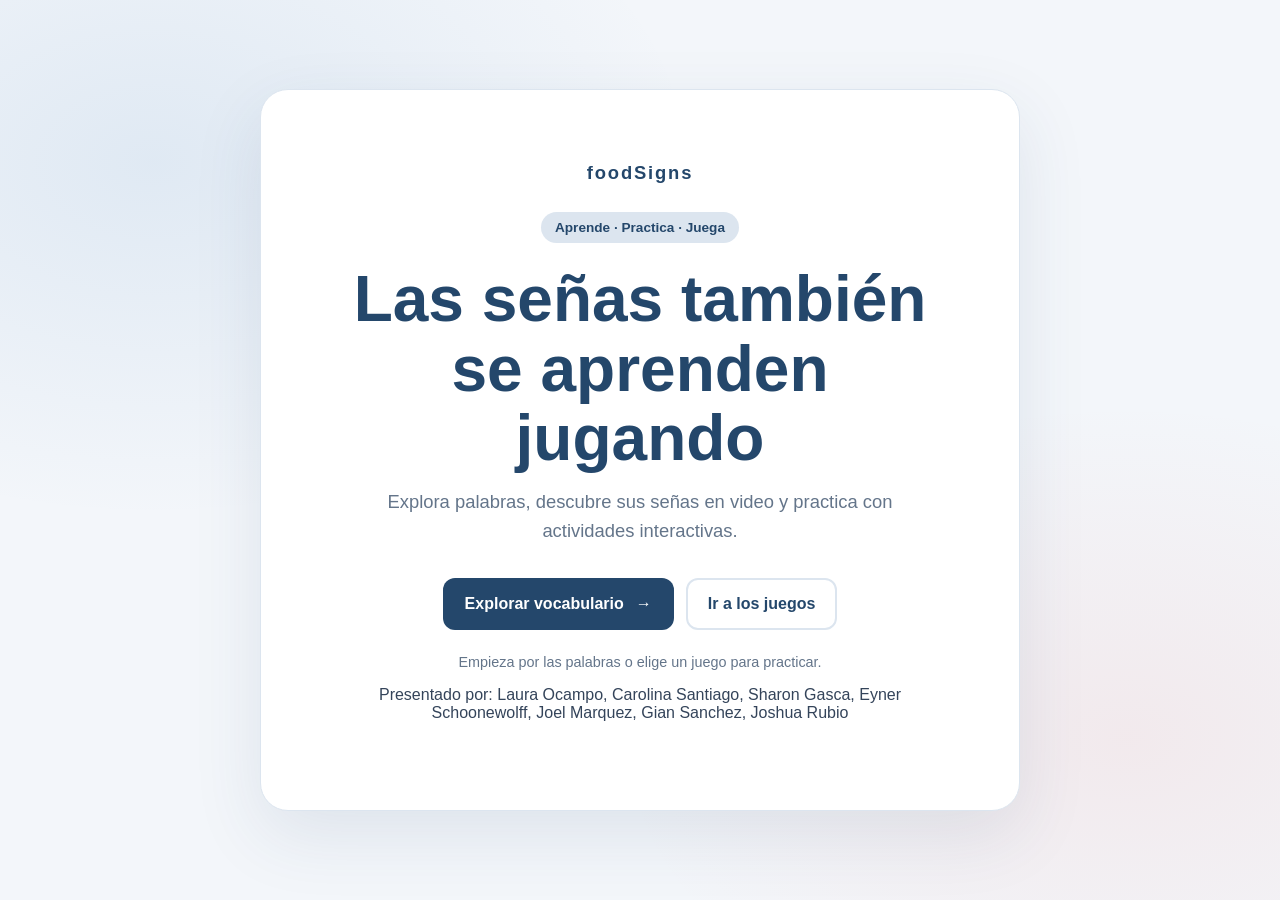
<file: index.html>
<!DOCTYPE html>
<html lang="es">
<head>
    <meta charset="UTF-8">
    <meta name="viewport" content="width=device-width, initial-scale=1.0">
    <meta name="theme-color" content="#F3F6FA">
    <title>foodSigns | Aprende señas jugando</title>
    <link rel="stylesheet" href="assets/css/styleInicio.css">
</head>
<body>
    <main class="home">
        <section class="welcome" aria-labelledby="welcome-title">
            <p class="welcome__brand">foodSigns</p>
            <span class="welcome__badge">Aprende · Practica · Juega</span>
            <h1 id="welcome-title">Las señas también se aprenden jugando</h1>
            <p class="welcome__description">
                Explora palabras, descubre sus señas en video y practica con actividades interactivas.
            </p>
            <nav class="welcome__actions" aria-label="Explorar foodSigns">
                <a class="welcome__button welcome__button--primary" href="pages/vocabulario.html">
                    Explorar vocabulario
                    <span aria-hidden="true">→</span>
                </a>
                <a class="welcome__button welcome__button--secondary" href="pages/menu.html">
                    Ir a los juegos
                </a>
            </nav>
            <p class="welcome__hint">Empieza por las palabras o elige un juego para practicar.</p>
            <p class="welcome__note"> Presentado por: Laura Ocampo, Carolina Santiago, Sharon Gasca, Eyner Schoonewolff, Joel Marquez, Gian Sanchez, Joshua Rubio</p>
        </section>
    </main>
</body>
</html>
</file>
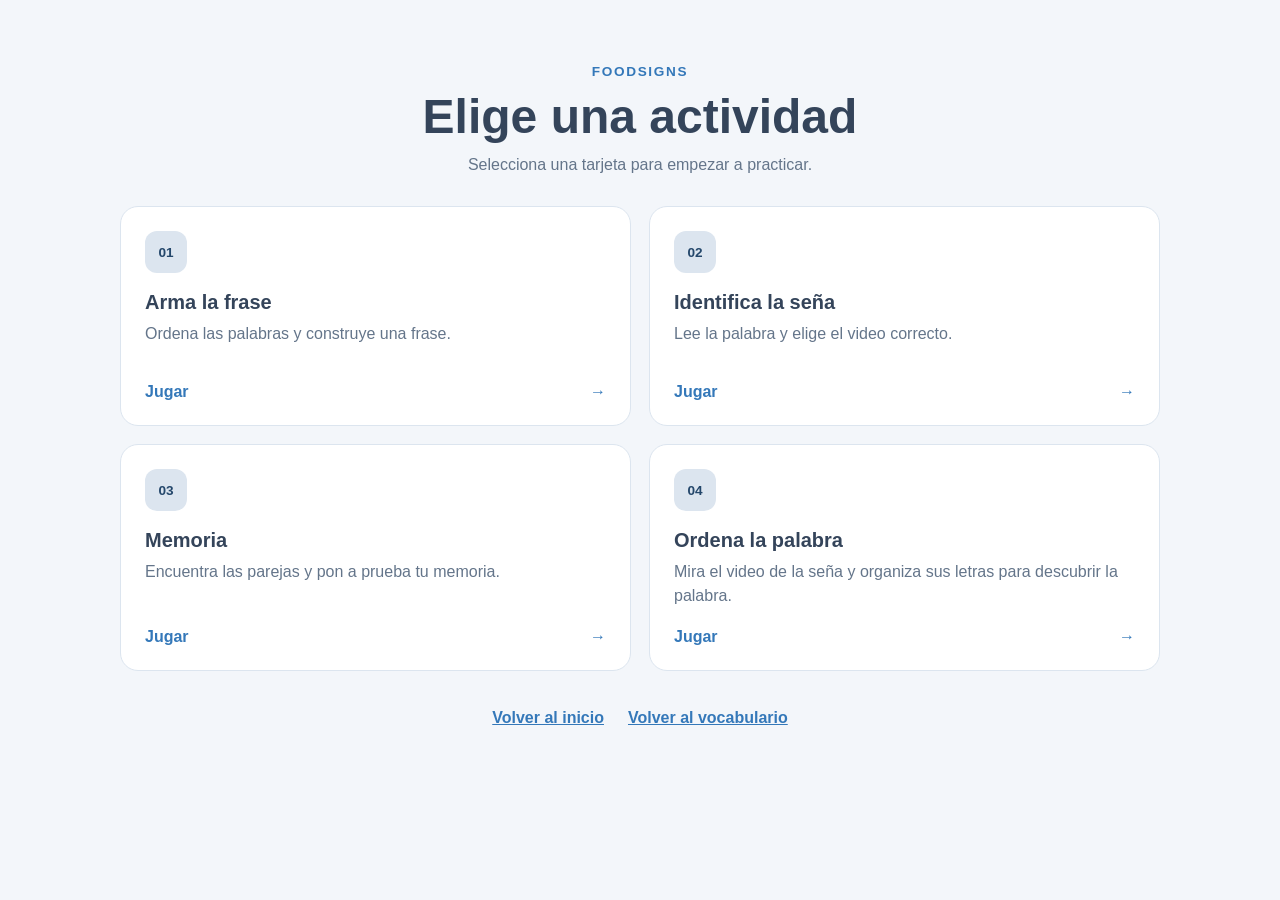
<file: pages/menu.html>
<!DOCTYPE html>
<html lang="es">
<head>
    <meta charset="UTF-8">
    <meta name="viewport" content="width=device-width, initial-scale=1.0">
    <title>Menú | foodSigns</title>
    <link rel="stylesheet" href="../assets/css/styleMenu.css">
</head>
<body>
    <main class="menu">
        <header class="menu__header">
            <p class="menu__eyebrow">foodSigns</p>
            <h1>Elige una actividad</h1>
            <p>Selecciona una tarjeta para empezar a practicar.</p>
        </header>

        <nav class="activity-grid" aria-label="Actividades">
            <a class="activity-card" href="juegos/armaFrase.html">
                <span class="activity-card__number" aria-hidden="true">01</span>
                <h2>Arma la frase</h2>
                <p>Ordena las palabras y construye una frase.</p>
                <span class="activity-card__action">Jugar <span aria-hidden="true">→</span></span>
            </a>
            <a class="activity-card" href="juegos/identificarSena.html">
                <span class="activity-card__number" aria-hidden="true">02</span>
                <h2>Identifica la seña</h2>
                <p>Lee la palabra y elige el video correcto.</p>
                <span class="activity-card__action">Jugar <span aria-hidden="true">→</span></span>
            </a>
            <a class="activity-card" href="juegos/memoria.html">
                <span class="activity-card__number" aria-hidden="true">03</span>
                <h2>Memoria</h2>
                <p>Encuentra las parejas y pon a prueba tu memoria.</p>
                <span class="activity-card__action">Jugar <span aria-hidden="true">→</span></span>
            </a>
            <a class="activity-card" href="juegos/ordenarPalabra.html">
                <span class="activity-card__number" aria-hidden="true">04</span>
                <h2>Ordena la palabra</h2>
                <p>Mira el video de la seña y organiza sus letras para descubrir la palabra.</p>
                <span class="activity-card__action">Jugar <span aria-hidden="true">→</span></span>
            </a>
        </nav>

        <footer class="menu__footer">
            <a class="menu__back-link" href="../index.html">Volver al inicio</a>
            <a class="menu__back-link" href="vocabulario.html">Volver al vocabulario</a>
        </footer>
    </main>
</body>
</html>
</file>
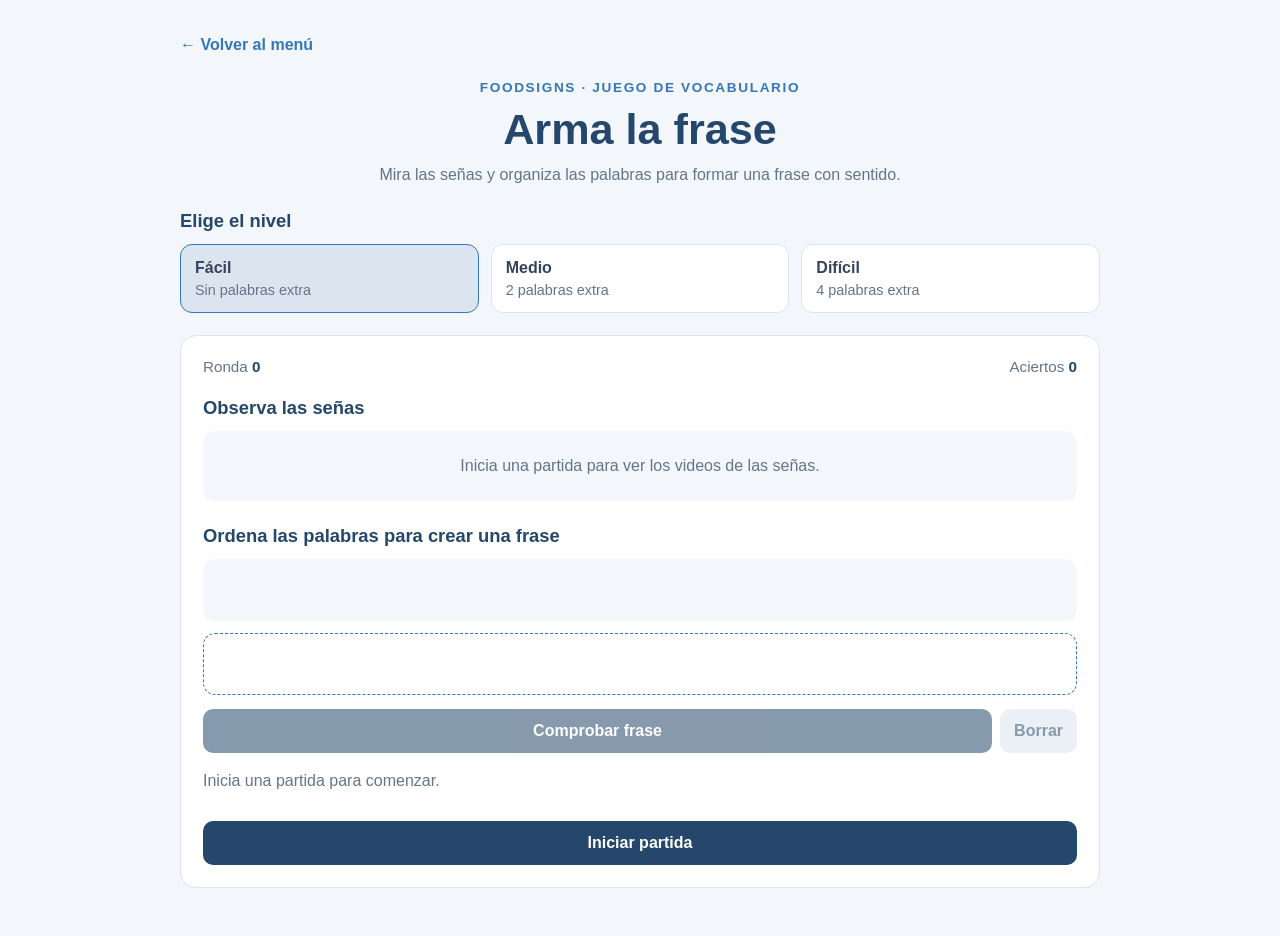
<file: pages/juegos/armaFrase.html>
<!DOCTYPE html>
<html lang="es">
<head>
    <meta charset="UTF-8">
    <meta name="viewport" content="width=device-width, initial-scale=1.0">
    <title>Arma la frase | foodSigns</title>
    <link rel="stylesheet" href="../../assets/css/styleArmaFrase.css?v=2">
    <script src="../../assets/js/vocabularyData.js" defer></script>
    <script src="../../assets/js/armaFrase.js?v=2" defer></script>
</head>
<body>
    <main class="game">
        <header class="game__header">
            <a class="game__back" href="../menu.html">← Volver al menú</a>
            <p class="game__eyebrow">foodSigns · Juego de vocabulario</p>
            <h1>Arma la frase</h1>
            <p>Mira las señas y organiza las palabras para formar una frase con sentido.</p>
        </header>

        <section class="difficulty" aria-labelledby="difficulty-title">
            <h2 id="difficulty-title">Elige el nivel</h2>
            <div class="difficulty__options">
                <button class="difficulty__option is-selected" type="button" data-level="facil" aria-pressed="true">
                    <strong>Fácil</strong>
                    <span>Sin palabras extra</span>
                </button>
                <button class="difficulty__option" type="button" data-level="medio" aria-pressed="false">
                    <strong>Medio</strong>
                    <span>2 palabras extra</span>
                </button>
                <button class="difficulty__option" type="button" data-level="dificil" aria-pressed="false">
                    <strong>Difícil</strong>
                    <span>4 palabras extra</span>
                </button>
            </div>
        </section>

        <section class="round" aria-label="Ronda actual">
            <div class="round__game-panel">
                <div class="round__stats">
                    <span>Ronda <strong id="round-number">0</strong></span>
                    <span>Aciertos <strong id="score">0</strong></span>
                </div>
                <h2>Observa las señas</h2>
                <p id="video-placeholder" class="round__placeholder">
                    Inicia una partida para ver los videos de las señas.
                </p>
                <div id="sign-videos" class="sign-videos" aria-label="Videos de las señas"></div>
                <h2 class="round__instruction">Ordena las palabras para crear una frase</h2>
                <div id="answer-slots" class="answer-slots" role="group" aria-label="Frase que estás formando"></div>
                <div id="word-bank" class="word-bank" aria-label="Palabras disponibles"></div>
                <div class="round__actions">
                    <button id="check-answer" class="game__check" type="button" disabled>Comprobar frase</button>
                    <button id="clear-answer" class="game__clear" type="button" disabled>Borrar</button>
                </div>
                <p id="game-message" class="game__message" role="status" aria-live="polite">
                    Inicia una partida para comenzar.
                </p>
                <button id="new-game" class="game__start" type="button">Iniciar partida</button>
                <button id="next-round" class="game__next" type="button" hidden>Siguiente frase</button>
            </div>
        </section>
    </main>
</body>
</html>
</file>
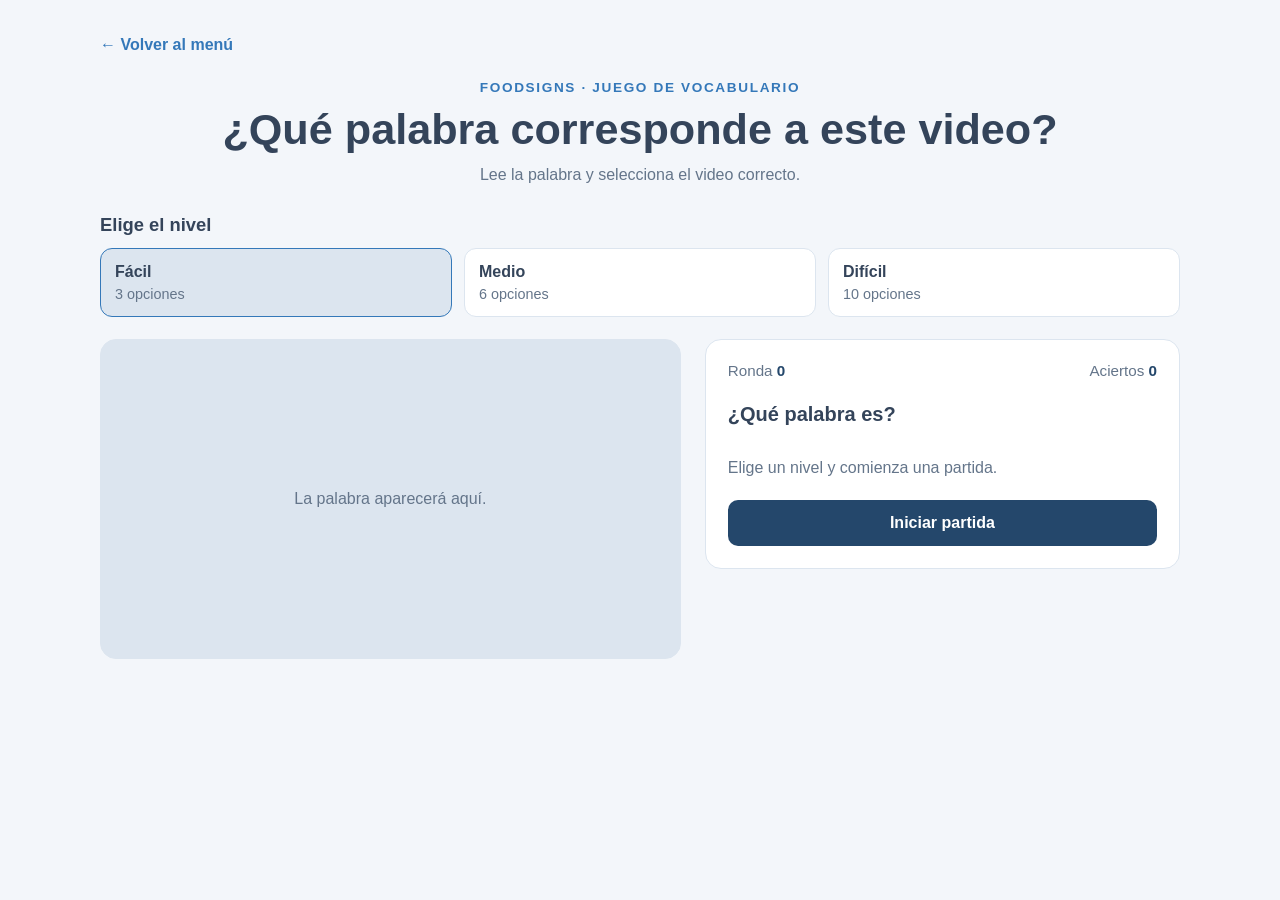
<file: pages/juegos/identificarSena.html>
<!DOCTYPE html>
<html lang="es">
<head>
    <meta charset="UTF-8">
    <meta name="viewport" content="width=device-width, initial-scale=1.0">
    <title>Identifica la seña | foodSigns</title>
    <link rel="stylesheet" href="../../assets/css/styleIdentificarSena.css">
    <script src="../../assets/js/vocabularyData.js" defer></script>
    <script src="../../assets/js/identificarSena.js?v=2" defer></script>
</head>
<body>
    <main class="game">
        <header class="game__header">
            <a class="game__back" href="../menu.html">← Volver al menú</a>
            <p class="game__eyebrow">foodSigns · Juego de vocabulario</p>
            <h1>¿Qué palabra corresponde a este video?</h1>
            <p>Lee la palabra y selecciona el video correcto.</p>
        </header>

        <section class="difficulty" aria-labelledby="difficulty-title">
            <h2 id="difficulty-title">Elige el nivel</h2>
            <div class="difficulty__options">
                <button class="difficulty__option is-selected" type="button" data-level="facil" aria-pressed="true">
                    <strong>Fácil</strong>
                    <span>3 opciones</span>
                </button>
                <button class="difficulty__option" type="button" data-level="medio" aria-pressed="false">
                    <strong>Medio</strong>
                    <span>6 opciones</span>
                </button>
                <button class="difficulty__option" type="button" data-level="dificil" aria-pressed="false">
                    <strong>Difícil</strong>
                    <span>10 opciones</span>
                </button>
            </div>
        </section>

        <section class="round" aria-label="Ronda actual">
            <div class="round__video-panel">
                <video id="sign-video" controls preload="metadata" playsinline aria-label="Video de la seña"></video>
                <p id="video-placeholder" class="round__placeholder">La palabra aparecerá aquí.</p>
            </div>
            <div class="round__answers">
                <div class="round__stats">
                    <span>Ronda <strong id="round-number">0</strong></span>
                    <span>Aciertos <strong id="score">0</strong></span>
                </div>
                <h2>¿Qué palabra es?</h2>
                <div id="answer-options" class="answer-options"></div>
                <p id="game-message" class="game__message" role="status" aria-live="polite">
                    Elige un nivel y comienza una partida.
                </p>
                <button id="new-game" class="game__start" type="button">Iniciar partida</button>
                <button id="next-round" class="game__next" type="button" hidden>Siguiente seña</button>
            </div>
        </section>
    </main>
</body>
</html>
</file>
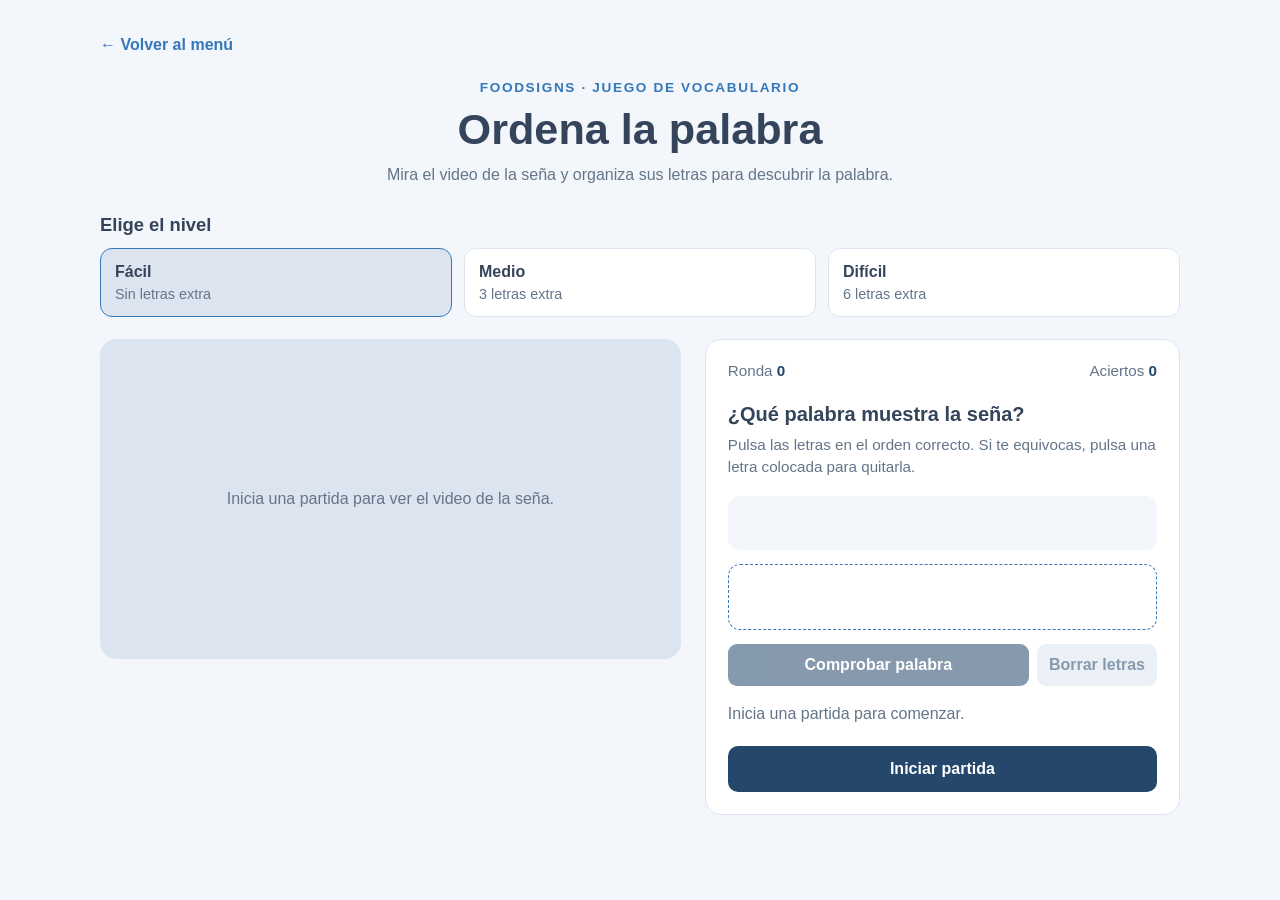
<file: pages/juegos/ordenarPalabra.html>
<!DOCTYPE html>
<html lang="es">
<head>
    <meta charset="UTF-8">
    <meta name="viewport" content="width=device-width, initial-scale=1.0">
    <title>Ordena la palabra | foodSigns</title>
    <link rel="stylesheet" href="../../assets/css/styleOrdenarPalabra.css?v=2">
    <script src="../../assets/js/vocabularyData.js" defer></script>
    <script src="../../assets/js/ordenarPalabra.js" defer></script>
</head>
<body>
    <main class="game">
        <header class="game__header">
            <a class="game__back" href="../menu.html">← Volver al menú</a>
            <p class="game__eyebrow">foodSigns · Juego de vocabulario</p>
            <h1>Ordena la palabra</h1>
            <p>Mira el video de la seña y organiza sus letras para descubrir la palabra.</p>
        </header>

        <section class="difficulty" aria-labelledby="difficulty-title">
            <h2 id="difficulty-title">Elige el nivel</h2>
            <div class="difficulty__options">
                <button class="difficulty__option is-selected" type="button" data-level="facil" aria-pressed="true">
                    <strong>Fácil</strong>
                    <span>Sin letras extra</span>
                </button>
                <button class="difficulty__option" type="button" data-level="medio" aria-pressed="false">
                    <strong>Medio</strong>
                    <span>3 letras extra</span>
                </button>
                <button class="difficulty__option" type="button" data-level="dificil" aria-pressed="false">
                    <strong>Difícil</strong>
                    <span>6 letras extra</span>
                </button>
            </div>
        </section>

        <section class="round" aria-label="Ronda actual">
            <div class="round__video-panel">
                <video id="sign-video" controls autoplay loop preload="auto" playsinline aria-label="Video de la seña" hidden></video>
                <p id="video-placeholder" class="round__placeholder">Inicia una partida para ver el video de la seña.</p>
            </div>
            <div class="round__game-panel">
                <div class="round__stats">
                    <span>Ronda <strong id="round-number">0</strong></span>
                    <span>Aciertos <strong id="score">0</strong></span>
                </div>
                <h2>¿Qué palabra muestra la seña?</h2>
                <p class="round__instruction">Pulsa las letras en el orden correcto. Si te equivocas, pulsa una letra colocada para quitarla.</p>
                <div id="answer-slots" class="answer-slots" role="group" aria-label="Espacios para ordenar la palabra"></div>
                <div id="letter-bank" class="letter-bank" aria-label="Letras disponibles"></div>
                <div class="round__actions">
                    <button id="check-answer" class="game__check" type="button" disabled>Comprobar palabra</button>
                    <button id="clear-answer" class="game__clear" type="button" disabled>Borrar letras</button>
                </div>
                <p id="game-message" class="game__message" role="status" aria-live="polite">
                    Inicia una partida para comenzar.
                </p>
                <button id="new-game" class="game__start" type="button">Iniciar partida</button>
                <button id="next-round" class="game__next" type="button" hidden>Siguiente seña</button>
            </div>
        </section>
    </main>
</body>
</html>
</file>
<file: assets/css/styleInicio.css>
:root {
    --color-background: #F3F6FA;
    --color-card: #FFFFFF;
    --color-primary: #24476B;
    --color-secondary: #3478B9;
    --color-accent: #E56B66;
    --color-soft: #DCE5EF;
    --color-text: #34445A;
    --color-muted: #64758A;
}

* {
    box-sizing: border-box;
}

body {
    min-height: 100vh;
    margin: 0;
    background:
        radial-gradient(ellipse at 12% 18%, rgb(52 120 185 / 10%), transparent 34%),
        radial-gradient(ellipse at 88% 82%, rgb(229 107 102 / 9%), transparent 32%),
        var(--color-background);
    color: var(--color-text);
    font-family: Arial, sans-serif;
}

.home {
    display: grid;
    min-height: 100vh;
    place-items: center;
    padding: 32px 20px;
}

.welcome {
    width: min(100%, 760px);
    padding: clamp(32px, 7vw, 72px);
    border: 1px solid var(--color-soft);
    border-radius: 28px;
    background: var(--color-card);
    box-shadow: 0 24px 70px rgb(36 71 107 / 10%);
    text-align: center;
}

.welcome__brand {
    margin: 0 0 28px;
    color: var(--color-primary);
    font-size: 1.15rem;
    font-weight: 800;
    letter-spacing: 0.1em;
}

.welcome__badge {
    display: inline-block;
    padding: 8px 14px;
    border-radius: 999px;
    background: var(--color-soft);
    color: var(--color-primary);
    font-size: 0.85rem;
    font-weight: 700;
}

.welcome h1 {
    max-width: 620px;
    margin: 22px auto 14px;
    color: var(--color-primary);
    font-size: clamp(2.2rem, 6vw, 4rem);
    line-height: 1.08;
}

.welcome__description {
    max-width: 520px;
    margin: 0 auto;
    color: var(--color-muted);
    font-size: clamp(1rem, 2.5vw, 1.15rem);
    line-height: 1.6;
}

.welcome__actions {
    display: flex;
    justify-content: center;
    flex-wrap: wrap;
    gap: 12px;
    margin-top: 32px;
}

.welcome__button {
    display: inline-flex;
    min-height: 52px;
    align-items: center;
    justify-content: center;
    gap: 12px;
    padding: 12px 20px;
    border: 2px solid transparent;
    border-radius: 12px;
    font-weight: 700;
    text-decoration: none;
    transition: background-color 160ms ease, border-color 160ms ease, transform 160ms ease;
}

.welcome__button:hover {
    transform: translateY(-2px);
}

.welcome__button:focus-visible {
    outline: 3px solid var(--color-accent);
    outline-offset: 3px;
}

.welcome__button--primary {
    background: var(--color-primary);
    color: var(--color-card);
}

.welcome__button--primary:hover {
    background: var(--color-secondary);
}

.welcome__button--secondary {
    border-color: var(--color-soft);
    background: var(--color-card);
    color: var(--color-primary);
}

.welcome__button--secondary:hover {
    border-color: var(--color-secondary);
    background: var(--color-background);
}

.welcome__hint {
    margin: 24px 0 0;
    color: var(--color-muted);
    font-size: 0.9rem;
}

@media (max-width: 480px) {
    .home {
        padding: 20px 16px;
    }

    .welcome {
        border-radius: 20px;
    }

    .welcome__actions {
        flex-direction: column;
    }

    .welcome__button {
        width: 100%;
    }
}

@media (prefers-reduced-motion: reduce) {
    *,
    *::before,
    *::after {
        scroll-behavior: auto !important;
        transition-duration: 0.01ms !important;
    }
}
</file>
<file: assets/css/styleMenu.css>
:root {
    --color-background: #F3F6FA;
    --color-card: #FFFFFF;
    --color-primary: #24476B;
    --color-secondary: #3478B9;
    --color-accent: #E56B66;
    --color-soft: #DCE5EF;
    --color-text: #34445A;
    --color-muted: #64758A;
}

* {
    box-sizing: border-box;
}

body {
    min-height: 100vh;
    margin: 0;
    background: var(--color-background);
    color: var(--color-text);
    font-family: Arial, sans-serif;
}

.menu {
    width: min(100% - 40px, 1040px);
    margin: 0 auto;
    padding: 64px 0 40px;
}

.menu__header {
    margin-bottom: 32px;
    text-align: center;
}

.menu__eyebrow {
    margin: 0 0 10px;
    color: var(--color-secondary);
    font-size: 0.85rem;
    font-weight: 700;
    letter-spacing: 0.12em;
    text-transform: uppercase;
}

.menu__header h1 {
    margin: 0;
    font-size: clamp(2rem, 5vw, 3rem);
}

.menu__header > p:last-child {
    margin: 12px 0 0;
    color: var(--color-muted);
}

.activity-grid {
    display: grid;
    grid-template-columns: repeat(2, minmax(0, 1fr));
    gap: 18px;
}

.activity-card {
    display: flex;
    min-height: 220px;
    flex-direction: column;
    align-items: flex-start;
    padding: 24px;
    border: 1px solid var(--color-soft);
    border-radius: 18px;
    background: var(--color-card);
    color: inherit;
    text-decoration: none;
    transition: border-color 160ms ease, box-shadow 160ms ease, transform 160ms ease;
}

.activity-card:hover,
.activity-card:focus-visible {
    transform: translateY(-3px);
    border-color: var(--color-secondary);
    box-shadow: 0 12px 28px rgb(36 71 107 / 10%);
    outline: none;
}

.activity-card__number {
    display: grid;
    width: 42px;
    height: 42px;
    place-items: center;
    border-radius: 12px;
    background: var(--color-soft);
    color: var(--color-primary);
    font-size: 0.85rem;
    font-weight: 700;
}

.activity-card h2 {
    margin: 18px 0 8px;
    font-size: 1.25rem;
}

.activity-card p {
    margin: 0;
    color: var(--color-muted);
    line-height: 1.5;
}

.activity-card__action {
    display: flex;
    width: 100%;
    justify-content: space-between;
    margin-top: auto;
    padding-top: 20px;
    color: var(--color-secondary);
    font-weight: 700;
}

.menu__footer {
    display: flex;
    justify-content: center;
    flex-wrap: wrap;
    gap: 12px 24px;
    margin-top: 30px;
}

.menu__back-link {
    padding: 8px 0;
    color: var(--color-secondary);
    font-weight: 700;
}

@media (max-width: 600px) {
    .menu {
        width: min(100% - 32px, 440px);
        padding-top: 40px;
    }

    .activity-grid {
        grid-template-columns: 1fr;
        gap: 14px;
    }

    .activity-card {
        min-height: 200px;
        padding: 20px;
    }
}

@media (prefers-reduced-motion: reduce) {
    *,
    *::before,
    *::after {
        scroll-behavior: auto !important;
        transition-duration: 0.01ms !important;
    }
}
</file>
<file: assets/css/styleArmaFrase.css>
:root {
    --color-background: #F3F6FA;
    --color-card: #FFFFFF;
    --color-primary: #24476B;
    --color-secondary: #3478B9;
    --color-accent: #E56B66;
    --color-soft: #DCE5EF;
    --color-text: #34445A;
    --color-muted: #64758A;
}

* {
    box-sizing: border-box;
}

body {
    min-height: 100vh;
    margin: 0;
    background: var(--color-background);
    color: var(--color-text);
    font-family: Arial, sans-serif;
}

button,
a {
    font: inherit;
}

.game {
    width: min(100% - 40px, 920px);
    margin: 0 auto;
    padding: 36px 0 48px;
}

.game__header {
    margin-bottom: 26px;
    text-align: center;
}

.game__back {
    display: block;
    width: fit-content;
    margin-bottom: 26px;
    color: var(--color-secondary);
    font-weight: 700;
    text-decoration: none;
}

.game__back:hover,
.game__back:focus-visible {
    text-decoration: underline;
}

.game__eyebrow {
    margin: 0 0 10px;
    color: var(--color-secondary);
    font-size: 0.85rem;
    font-weight: 700;
    letter-spacing: 0.12em;
    text-transform: uppercase;
}

.game__header h1 {
    margin: 0;
    color: var(--color-primary);
    font-size: clamp(1.8rem, 4vw, 2.7rem);
}

.game__header > p:last-child {
    margin: 12px 0 0;
    color: var(--color-muted);
}

.difficulty {
    margin-bottom: 22px;
}

.difficulty h2 {
    margin: 0 0 12px;
    color: var(--color-primary);
    font-size: 1.15rem;
}

.difficulty__options {
    display: grid;
    grid-template-columns: repeat(3, minmax(0, 1fr));
    gap: 12px;
}

.difficulty__option {
    display: grid;
    gap: 5px;
    padding: 14px;
    border: 1px solid var(--color-soft);
    border-radius: 12px;
    background: var(--color-card);
    color: var(--color-text);
    cursor: pointer;
    text-align: left;
}

.difficulty__option span {
    color: var(--color-muted);
    font-size: 0.9rem;
}

.difficulty__option:hover,
.difficulty__option:focus-visible,
.difficulty__option.is-selected {
    border-color: var(--color-secondary);
    outline: none;
}

.difficulty__option.is-selected {
    background: var(--color-soft);
}

.round__game-panel {
    padding: 22px;
    border: 1px solid var(--color-soft);
    border-radius: 16px;
    background: var(--color-card);
}

.round__stats {
    display: flex;
    justify-content: space-between;
    color: var(--color-muted);
    font-size: 0.95rem;
}

.round__stats strong {
    color: var(--color-primary);
}

.round__game-panel h2 {
    margin: 22px 0 12px;
    color: var(--color-primary);
    font-size: 1.15rem;
}

.round__placeholder {
    margin: 0;
    padding: 26px 16px;
    border-radius: 12px;
    background: var(--color-background);
    color: var(--color-muted);
    text-align: center;
}

.sign-videos {
    display: grid;
    grid-template-columns: repeat(2, minmax(0, 1fr));
    gap: 12px;
}

.sign-video {
    overflow: hidden;
    min-height: 200px;
    border: 1px solid var(--color-soft);
    border-radius: 12px;
    background: var(--color-soft);
}

.sign-video video {
    display: block;
    width: 100%;
    height: 100%;
    min-height: 200px;
    max-height: 360px;
    object-fit: contain;
}

.round__game-panel .round__instruction {
    margin-top: 24px;
}

.answer-slots,
.word-bank {
    display: flex;
    min-height: 62px;
    justify-content: center;
    flex-wrap: wrap;
    gap: 10px;
    padding: 10px;
    border-radius: 12px;
}

.answer-slots {
    margin-bottom: 12px;
    background: var(--color-background);
}

.word-bank {
    border: 1px dashed var(--color-secondary);
}

.word-slot,
.word-tile {
    display: grid;
    min-width: 100px;
    min-height: 44px;
    place-items: center;
    padding: 8px 14px;
    border: 1px solid var(--color-soft);
    border-radius: 9px;
    background: var(--color-card);
    color: var(--color-text);
    font-weight: 700;
}

.word-slot {
    border-style: dashed;
    color: var(--color-muted);
}

.word-slot.is-filled {
    cursor: pointer;
}

.word-slot.is-correct {
    border-color: var(--color-secondary);
    background: var(--color-soft);
    color: var(--color-primary);
}

.word-slot.is-incorrect {
    border-color: var(--color-accent);
    color: var(--color-accent);
}

.word-tile {
    cursor: pointer;
}

.word-tile:hover:not(:disabled),
.word-slot.is-filled:hover,
.word-tile:focus-visible,
.word-slot:focus-visible {
    border-color: var(--color-secondary);
    outline: none;
}

.word-tile:disabled {
    opacity: 0.45;
    cursor: default;
}

.round__actions {
    display: grid;
    grid-template-columns: 1fr auto;
    gap: 8px;
    margin-top: 14px;
}

.game__check,
.game__clear,
.game__start,
.game__next {
    min-height: 44px;
    padding: 9px 14px;
    border: 0;
    border-radius: 10px;
    font-weight: 700;
}

.game__check,
.game__start,
.game__next {
    background: var(--color-primary);
    color: var(--color-card);
    cursor: pointer;
}

.game__clear {
    background: var(--color-soft);
    color: var(--color-primary);
    cursor: pointer;
}

.game__check:hover:not(:disabled),
.game__start:hover,
.game__next:hover {
    background: var(--color-secondary);
}

.game__clear:hover:not(:disabled) {
    background: var(--color-background);
}

.game__check:disabled,
.game__clear:disabled {
    opacity: 0.55;
    cursor: not-allowed;
}

.game__message {
    min-height: 44px;
    margin: 16px 0 0;
    color: var(--color-muted);
    line-height: 1.45;
}

.game__message.is-error {
    color: var(--color-accent);
}

.game__message.is-success {
    color: var(--color-secondary);
}

.game__start,
.game__next {
    width: 100%;
    margin-top: 8px;
}

.game__next[hidden] {
    display: none;
}

@media (max-width: 620px) {
    .game {
        width: min(100% - 32px, 520px);
        padding-top: 24px;
    }

    .round__game-panel {
        padding: 16px;
    }

    .sign-videos {
        grid-template-columns: 1fr;
    }

    .sign-video,
    .sign-video video {
        min-height: 220px;
    }

    .difficulty__options {
        grid-template-columns: 1fr;
    }

    .difficulty__option {
        display: flex;
        justify-content: space-between;
        align-items: center;
    }
}
</file>
<file: assets/css/styleIdentificarSena.css>
:root {
    --color-background: #F3F6FA;
    --color-card: #FFFFFF;
    --color-primary: #24476B;
    --color-secondary: #3478B9;
    --color-accent: #E56B66;
    --color-soft: #DCE5EF;
    --color-text: #34445A;
    --color-muted: #64758A;
}

* {
    box-sizing: border-box;
}

body {
    min-height: 100vh;
    margin: 0;
    background: var(--color-background);
    color: var(--color-text);
    font-family: Arial, sans-serif;
}

button,
a {
    font: inherit;
}

.game {
    width: min(100% - 40px, 1080px);
    margin: 0 auto;
    padding: 36px 0 48px;
}

.game__header {
    margin-bottom: 30px;
    text-align: center;
}

.game__back {
    display: block;
    width: fit-content;
    margin-bottom: 26px;
    color: var(--color-secondary);
    font-weight: 700;
    text-decoration: none;
}

.game__back:hover,
.game__back:focus-visible {
    text-decoration: underline;
}

.game__eyebrow {
    margin: 0 0 10px;
    color: var(--color-secondary);
    font-size: 0.85rem;
    font-weight: 700;
    letter-spacing: 0.12em;
    text-transform: uppercase;
}

.game__header h1 {
    margin: 0;
    font-size: clamp(1.8rem, 4vw, 2.7rem);
}

.game__header > p:last-child {
    margin: 12px 0 0;
    color: var(--color-muted);
}

.difficulty {
    margin-bottom: 22px;
}

.difficulty h2 {
    margin: 0 0 12px;
    font-size: 1.15rem;
}

.difficulty__options {
    display: grid;
    grid-template-columns: repeat(3, minmax(0, 1fr));
    gap: 12px;
}

.difficulty__option {
    display: grid;
    gap: 5px;
    padding: 14px;
    border: 1px solid var(--color-soft);
    border-radius: 12px;
    background: var(--color-card);
    color: var(--color-text);
    cursor: pointer;
    text-align: left;
}

.difficulty__option span {
    color: var(--color-muted);
    font-size: 0.9rem;
}

.difficulty__option:hover,
.difficulty__option:focus-visible,
.difficulty__option.is-selected {
    border-color: var(--color-secondary);
    outline: none;
}

.difficulty__option.is-selected {
    background: var(--color-soft);
}

.round {
    display: grid;
    grid-template-columns: minmax(0, 1.1fr) minmax(300px, 0.9fr);
    gap: 24px;
    align-items: start;
}

.round__video-panel {
    position: relative;
    overflow: hidden;
    min-height: 320px;
    border: 1px solid var(--color-soft);
    border-radius: 16px;
    background: var(--color-soft);
}

.round__video-panel video {
    display: block;
    width: 100%;
    min-height: 320px;
    max-height: 560px;
    object-fit: contain;
}

.round__video-panel video[hidden] {
    display: none;
}

.round__placeholder {
    position: absolute;
    inset: 50% 20px auto;
    margin: 0;
    color: var(--color-muted);
    text-align: center;
    transform: translateY(-50%);
    line-height: 1.2;
}

.round__placeholder--word {
    right: auto;
    left: 50%;
    width: min(80%, 420px);
    padding: 34px 22px;
    border: 1px solid var(--color-soft);
    border-radius: 20px;
    background: var(--color-card);
    box-shadow: 0 12px 30px rgb(36 71 107 / 14%);
    color: var(--color-primary);
    font-size: clamp(2.2rem, 5vw, 4rem);
    font-weight: 700;
    letter-spacing: 0.04em;
    transform: translate(-50%, -50%);
}

.round__answers {
    padding: 22px;
    border: 1px solid var(--color-soft);
    border-radius: 16px;
    background: var(--color-card);
}

.round__stats {
    display: flex;
    justify-content: space-between;
    color: var(--color-muted);
    font-size: 0.95rem;
}

.round__stats strong {
    color: var(--color-primary);
}

.round__answers h2 {
    margin: 24px 0 14px;
    font-size: 1.25rem;
}

.answer-options {
    display: grid;
    grid-template-columns: repeat(2, minmax(0, 1fr));
    gap: 10px;
}

.answer-option {
    min-height: 46px;
    padding: 10px;
    border: 1px solid var(--color-soft);
    border-radius: 10px;
    background: var(--color-card);
    color: var(--color-text);
    cursor: pointer;
    text-align: left;
}

.answer-video-option {
    display: flex;
    align-items: center;
    justify-content: center;
    min-height: 280px;
    padding: 10px;
}

.answer-video-option video {
    display: block;
    width: min(100%, 180px);
    aspect-ratio: 9 / 16;
    height: auto;
    object-fit: contain;
    border-radius: 8px;
    background: var(--color-soft);
}

.answer-option:hover:not(:disabled),
.answer-option:focus-visible {
    border-color: var(--color-secondary);
    outline: none;
}

.answer-option:disabled {
    cursor: default;
}

.answer-option.is-correct {
    border-color: var(--color-secondary);
    background: var(--color-soft);
}

.answer-option.is-incorrect {
    border-color: var(--color-accent);
    background: var(--color-card);
}

.game__message {
    min-height: 44px;
    margin: 16px 0 0;
    color: var(--color-muted);
    line-height: 1.45;
}

.game__message.is-error {
    color: var(--color-accent);
}

.game__message.is-success {
    color: var(--color-secondary);
}

.game__start,
.game__next {
    width: 100%;
    min-height: 46px;
    border: 0;
    border-radius: 10px;
    background: var(--color-primary);
    color: var(--color-card);
    cursor: pointer;
    font-weight: 700;
}

.game__start:hover,
.game__next:hover {
    background: var(--color-secondary);
}

.game__start:disabled,
.game__next:disabled {
    background: var(--color-muted);
    cursor: not-allowed;
}

.game__next[hidden] {
    display: none;
}

.game__next:not([hidden]) {
    margin-top: 10px;
}

@media (max-width: 700px) {
    .game {
        width: min(100% - 32px, 520px);
        padding-top: 24px;
    }

    .round {
        grid-template-columns: 1fr;
        gap: 14px;
    }

    .round__video-panel,
    .round__video-panel video {
        min-height: 240px;
    }
}

@media (max-width: 420px) {
    .difficulty__options {
        grid-template-columns: 1fr;
    }

    .difficulty__option {
        display: flex;
        justify-content: space-between;
        align-items: center;
    }
}
</file>
<file: assets/css/styleOrdenarPalabra.css>
:root {
    --color-background: #F3F6FA;
    --color-card: #FFFFFF;
    --color-primary: #24476B;
    --color-secondary: #3478B9;
    --color-accent: #E56B66;
    --color-soft: #DCE5EF;
    --color-text: #34445A;
    --color-muted: #64758A;
}

* {
    box-sizing: border-box;
}

body {
    min-height: 100vh;
    margin: 0;
    background: var(--color-background);
    color: var(--color-text);
    font-family: Arial, sans-serif;
}

button,
a {
    font: inherit;
}

.game {
    width: min(100% - 40px, 1080px);
    margin: 0 auto;
    padding: 36px 0 48px;
}

.game__header {
    margin-bottom: 30px;
    text-align: center;
}

.game__back {
    display: block;
    width: fit-content;
    margin-bottom: 26px;
    color: var(--color-secondary);
    font-weight: 700;
    text-decoration: none;
}

.game__back:hover,
.game__back:focus-visible {
    text-decoration: underline;
}

.game__eyebrow {
    margin: 0 0 10px;
    color: var(--color-secondary);
    font-size: 0.85rem;
    font-weight: 700;
    letter-spacing: 0.12em;
    text-transform: uppercase;
}

.game__header h1 {
    margin: 0;
    font-size: clamp(1.8rem, 4vw, 2.7rem);
}

.game__header > p:last-child {
    margin: 12px 0 0;
    color: var(--color-muted);
}

.difficulty {
    margin-bottom: 22px;
}

.difficulty h2 {
    margin: 0 0 12px;
    font-size: 1.15rem;
}

.difficulty__options {
    display: grid;
    grid-template-columns: repeat(3, minmax(0, 1fr));
    gap: 12px;
}

.difficulty__option {
    display: grid;
    gap: 5px;
    padding: 14px;
    border: 1px solid var(--color-soft);
    border-radius: 12px;
    background: var(--color-card);
    color: var(--color-text);
    cursor: pointer;
    text-align: left;
}

.difficulty__option span {
    color: var(--color-muted);
    font-size: 0.9rem;
}

.difficulty__option:hover,
.difficulty__option:focus-visible,
.difficulty__option.is-selected {
    border-color: var(--color-secondary);
    outline: none;
}

.difficulty__option.is-selected {
    background: var(--color-soft);
}

.round {
    display: grid;
    grid-template-columns: minmax(0, 1.1fr) minmax(300px, 0.9fr);
    gap: 24px;
    align-items: start;
}

.round__video-panel {
    position: relative;
    overflow: hidden;
    min-height: 320px;
    border: 1px solid var(--color-soft);
    border-radius: 16px;
    background: var(--color-soft);
}

.round__video-panel video {
    display: block;
    width: 100%;
    min-height: 320px;
    max-height: 560px;
    object-fit: contain;
}

.round__video-panel video[hidden] {
    display: none;
}

.round__placeholder {
    position: absolute;
    inset: 50% 20px auto;
    margin: 0;
    color: var(--color-muted);
    text-align: center;
    transform: translateY(-50%);
}

.round__game-panel {
    padding: 22px;
    border: 1px solid var(--color-soft);
    border-radius: 16px;
    background: var(--color-card);
}

.round__stats {
    display: flex;
    justify-content: space-between;
    color: var(--color-muted);
    font-size: 0.95rem;
}

.round__stats strong {
    color: var(--color-primary);
}

.round__game-panel h2 {
    margin: 24px 0 8px;
    font-size: 1.25rem;
}

.round__instruction {
    margin: 0 0 18px;
    color: var(--color-muted);
    font-size: 0.95rem;
    line-height: 1.45;
}

.answer-slots,
.letter-bank {
    display: flex;
    min-height: 54px;
    justify-content: center;
    flex-wrap: wrap;
    gap: 8px;
    padding: 8px;
    border-radius: 12px;
}

.answer-slots {
    margin-bottom: 14px;
    background: var(--color-background);
}

.letter-bank {
    min-height: 66px;
    border: 1px dashed var(--color-secondary);
}

.letter-slot,
.letter-tile {
    display: grid;
    width: 42px;
    min-width: 0;
    height: 46px;
    place-items: center;
    border: 1px solid var(--color-soft);
    border-radius: 9px;
    background: var(--color-card);
    color: var(--color-text);
    font-size: 1.1rem;
    font-weight: 700;
}

.letter-slot {
    border-style: dashed;
    color: var(--color-muted);
}

.letter-slot.is-filled {
    cursor: pointer;
}

.letter-slot.is-correct {
    border-color: var(--color-secondary);
    background: var(--color-soft);
    color: var(--color-primary);
}

.letter-slot.is-incorrect {
    border-color: var(--color-accent);
    background: var(--color-card);
    color: var(--color-accent);
}

.letter-tile {
    cursor: pointer;
}

.letter-tile:hover:not(:disabled),
.letter-slot.is-filled:hover,
.letter-slot:focus-visible,
.letter-tile:focus-visible {
    border-color: var(--color-secondary);
    outline: none;
}

.letter-tile:disabled {
    opacity: 0.4;
    cursor: default;
}

.answer-slots__word-gap {
    width: 10px;
}

.round__actions {
    display: grid;
    grid-template-columns: 1fr auto;
    gap: 8px;
    margin-top: 14px;
}

.game__check,
.game__clear {
    min-height: 42px;
    padding: 8px 12px;
    border: 0;
    border-radius: 9px;
    cursor: pointer;
    font-weight: 700;
}

.game__check {
    background: var(--color-primary);
    color: var(--color-card);
}

.game__clear {
    background: var(--color-soft);
    color: var(--color-primary);
}

.game__check:hover:not(:disabled) {
    background: var(--color-secondary);
}

.game__clear:hover:not(:disabled) {
    background: var(--color-background);
}

.game__check:disabled,
.game__clear:disabled {
    opacity: 0.55;
    cursor: not-allowed;
}

.game__message {
    min-height: 44px;
    margin: 16px 0 0;
    color: var(--color-muted);
    line-height: 1.45;
}

.game__message.is-error {
    color: var(--color-accent);
}

.game__message.is-success {
    color: var(--color-secondary);
}

.game__start,
.game__next {
    width: 100%;
    min-height: 46px;
    border: 0;
    border-radius: 10px;
    background: var(--color-primary);
    color: var(--color-card);
    cursor: pointer;
    font-weight: 700;
}

.game__start:hover,
.game__next:hover {
    background: var(--color-secondary);
}

.game__next[hidden] {
    display: none;
}

.game__next:not([hidden]) {
    margin-top: 10px;
}

@media (max-width: 700px) {
    .game {
        width: min(100% - 32px, 520px);
        padding-top: 24px;
    }

    .round {
        grid-template-columns: 1fr;
        gap: 14px;
    }

    .round__video-panel,
    .round__video-panel video {
        min-height: 240px;
    }

    .difficulty__options {
        grid-template-columns: 1fr;
    }

    .difficulty__option {
        display: flex;
        justify-content: space-between;
        align-items: center;
    }
}
</file>
